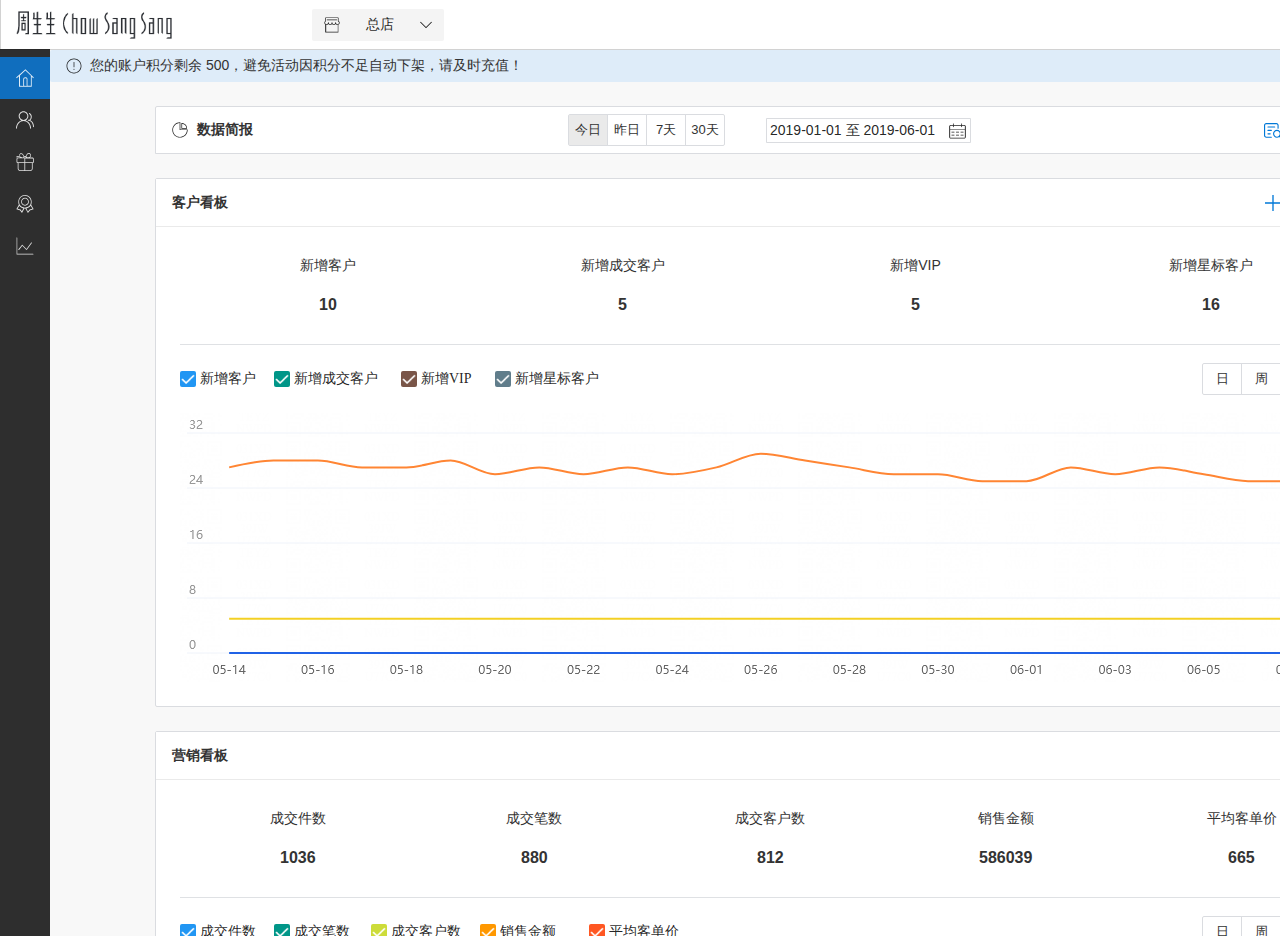
<file: resources/reload.html>
﻿<html>
	<head>
		<title></title>
	</head>
	<body>
	
	<script language="javascript">
	function getUrl() {
      var query = window.location.hash.substring(1);
      var vars = query.split("&&&");
      for (var i=0;i<vars.length;i++) {
        var url = vars[i];
        return decodeURI(url).replace("html%23","html#");
      } 
    }

    var rel = '../';
    var url = getUrl();
    if (url.indexOf(":") > 0 && url.indexOf(":") < 10) rel = '';
	self.location.href = rel + url;
	</script>
	
	</body>
</html>
</file>
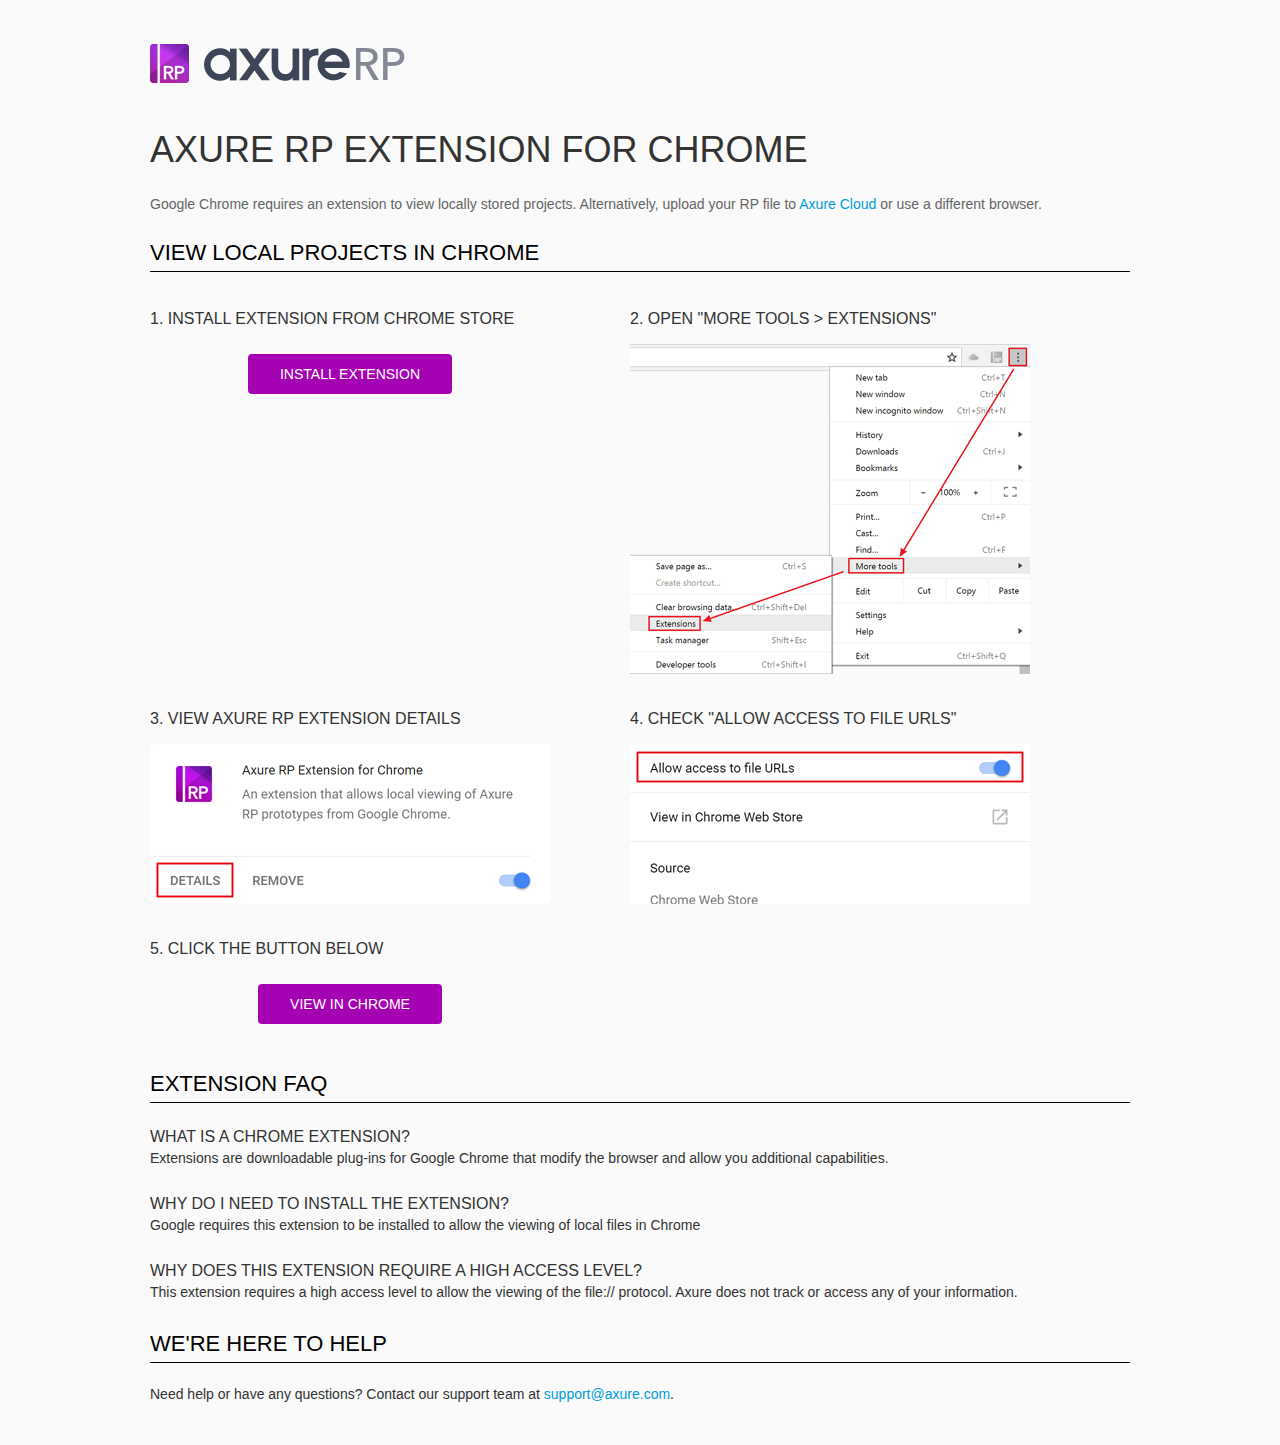
<file: resources/chrome/chrome.html>
<html>
<head>
    <title>Install the Axure RP Chrome Extension</title>
    <style type="text/css">
        *
        {
            font-family: NunitoSans, Helvetica, Arial, sans-serif;
        }
        body
        {
            text-align: center;
            background-color: #fafafa;
        }
        p
        {
            font-size: 14px;
            line-height: 18px;
            color: #333333;
        }
        div.container
        {
            width: 980px;
            margin-left: auto;
            margin-right: auto;
            text-align: left;
        }
        a
        {
            text-decoration: none;
            color: #009dda;
        }
        .button
        {
            background: #A502B3;
            font: normal 16px Arial, sans-serif;
            color: #FFFFFF;
            padding: 10px 30px 10px 30px;
            border: 2px solid #A502B3;
            display: inline-block;
            margin-top: 10px;
            text-transform: uppercase;
            font-size: 14px;
	    border-radius: 4px;
        }
        a:hover.button
        {
            border: 2px solid #A502B3;
	    color: #A502B3;
	    background-color: #FFFFFF;
        }
        div.left
        {
            width: 400px;
            float: left;
            margin-right: 80px;
        }
        div.right
        {
            width: 400px;
            float: left;
        }
        div.buttonContainer
        {
            text-align: center;
        }
        h1
        {
            font-size: 36px;
            color: #333333;
            line-height: 50px;
            margin-bottom: 20px;
            font-weight: normal;
        }
        h2
        {
            font-size: 24px;
            font-weight: normal;
            color: #08639C;
            text-align: center;
        }
        h3
        {
            font-size: 16px;
            color: #333333;
            font-weight: normal;
	    text-transform: uppercase;
        }
        .heading
        {
            border-bottom: 1px solid black;
	    height: 36px;
            line-height: 36px;
            font-size: 22px;
            color: #000000;

        }
        span.faq
        {
            font-size: 16px;
	    line-height: 24px;
            font-weight: normal;
	    text-transform: uppercase;
            color: #333333;
            display: block;
        }
    </style>
</head>
<body>
    <div class="container">
        <br />
        <br />
        <img src="axure_logo.png" alt="axure" />
        <br />
	<br />
        <h1>
            AXURE RP EXTENSION FOR CHROME</h1>
        <p style="font-size: 14px; color: #666666; margin-top: 10px;">
            Google Chrome requires an extension to view locally stored projects. Alternatively,
            upload your RP file to <a href="https://share.axure.com">Axure Cloud</a> or use a different
            browser.</p>
        <h3 class="heading">
            VIEW LOCAL PROJECTS IN CHROME</h3>
        <div class="left">
            <h3>
                1. Install Extension from Chrome Store</h3>
            <div class="buttonContainer">
                <a class="button" href="https://chrome.google.com/webstore/detail/dogkpdfcklifaemcdfbildhcofnopogp"
                    target="_blank">Install Extension</a>
            </div>
        </div>
        <div class="right">
            <h3>
                2. Open "More Tools > Extensions"</h3>
            <img src="extensions.png" alt="extensions"/>
        </div>
        <div style="clear: both; height: 20px;">
            &nbsp;</div>
       <div class="left">
            <h3>
                3. View Axure RP Extension Details</h3>
            <img src="details.png" alt="extension details"/>
            </div>
	<div class="right">
            <h3>
                4. Check "Allow access to file URLs"</h3>
            <img src="allow-access.png" alt="allow access"/>
        </div>
   <div style="clear: both; height: 20px;">
            &nbsp;</div>
        <div class="left">
            <h3>
                5. Click the button below</h3>
            <div class="buttonContainer">
                <a class="button" href="../../start.html">View in Chrome</a>
            </div>
        </div>
        <div style="clear: both; height: 20px;">
        </div>
        <h3 class="heading">
            EXTENSION FAQ</h3>
        <p>
            <span class="faq">What is a Chrome Extension?</span> Extensions are downloadable
            plug-ins for Google Chrome that modify the browser
            and allow you additional capabilities.
        </p>
        <p style="margin-top: 25px;">
            <span class="faq">Why do I need to install the extension?</span> Google requires
            this extension to be installed to allow the viewing of local files in
            Chrome
        </p>
        <p style="margin-top: 25px; margin-bottom: 25px;">
            <span class="faq">Why does this extension require a high access level?</span> This
            extension requires a high access level to allow the viewing of the file://
            protocol. Axure does not track or access any of your information.
        </p>
        <h3 class="heading">
           WE'RE HERE TO HELP</h3>
        <p>
            Need help or have any questions? Contact our support team at <a href="mailto:support@axure.com">
                support@axure.com</a>.
        </p>
        <div style="clear: both; height: 20px;">
        </div>
    </div>
</body>
</html>
</file>
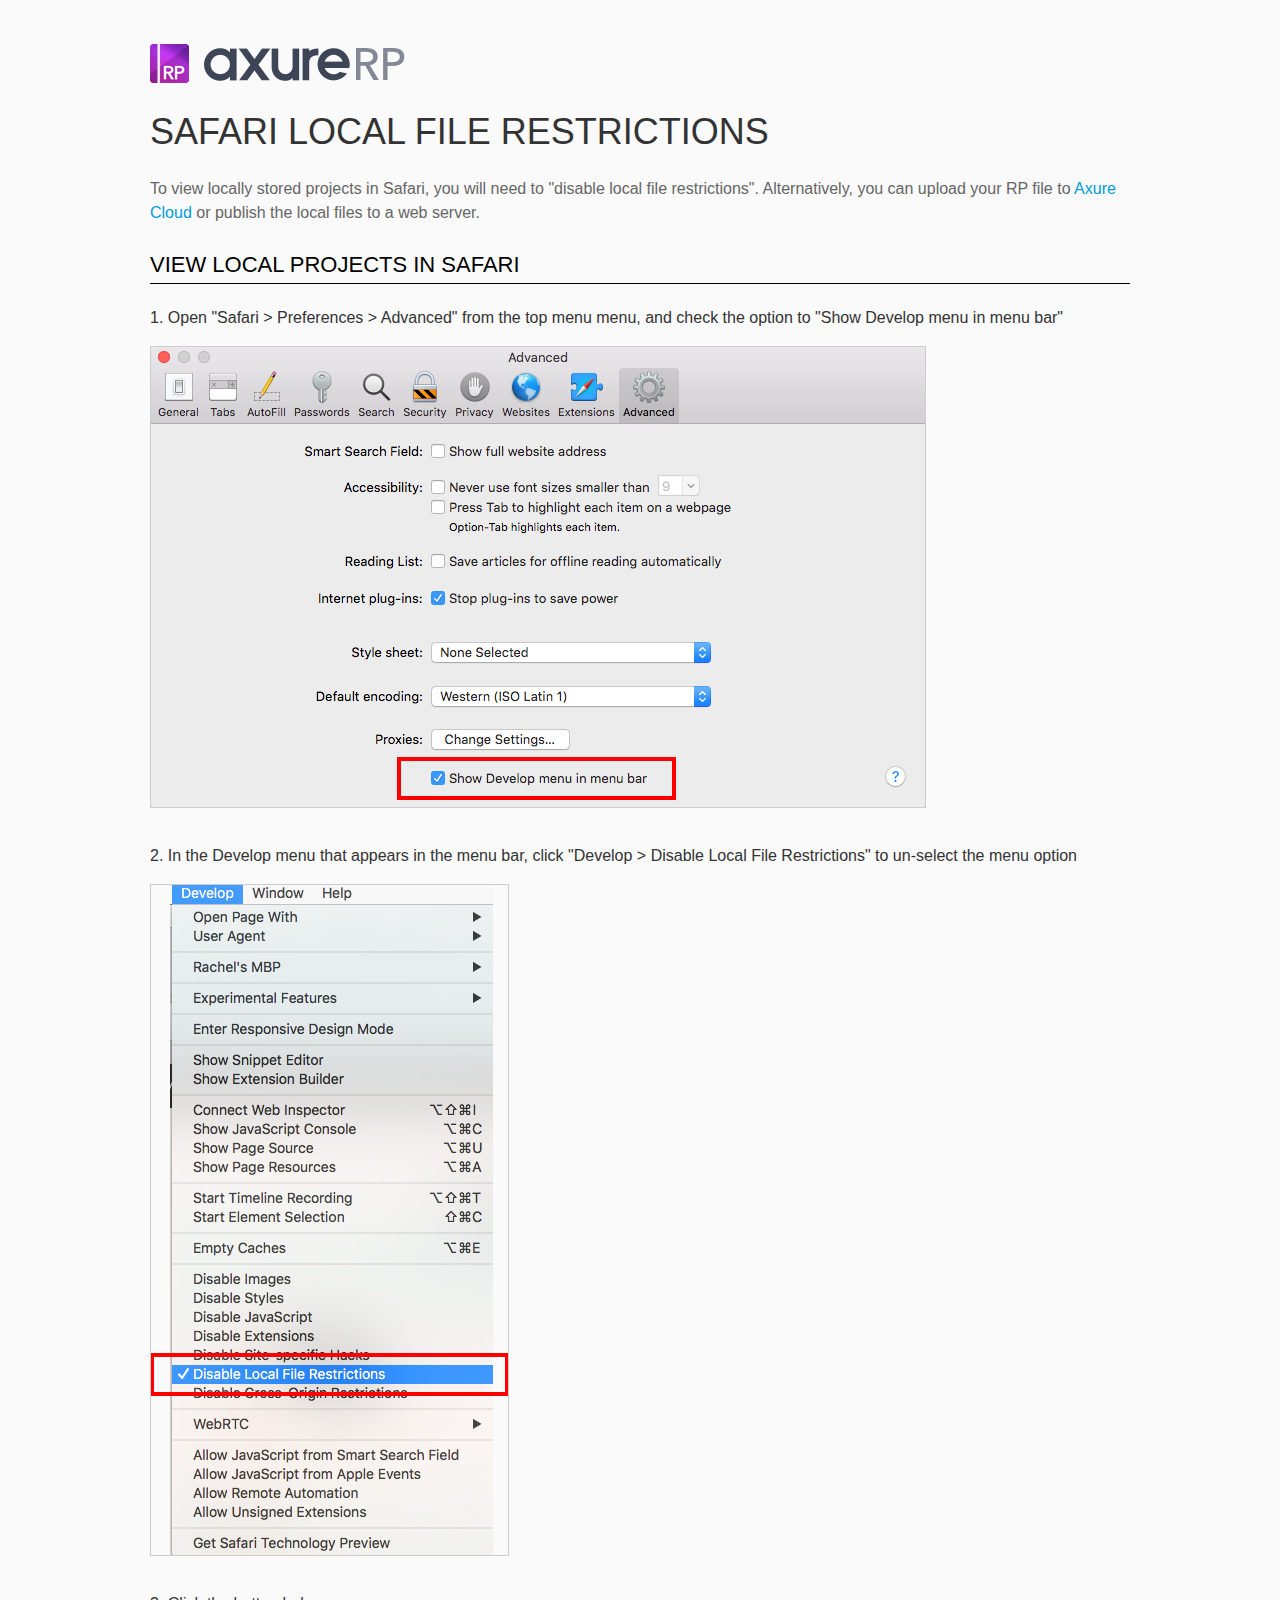
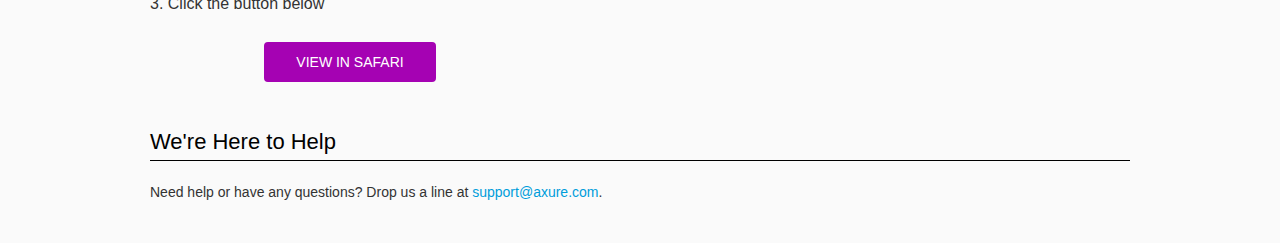
<file: resources/chrome/safari.html>
<html>
<head>
    <title>Axure RP - Safari Local File Restrictions</title>
    <style type="text/css">
        *
        {
            font-family: Helvetica, Arial, sans-serif;
        }
        body
        {
            text-align: center;
            background-color: #fafafa;
        }
        p
        {
            font-size: 14px;
            line-height: 18px;
            color: #333333;
        }
        div.container
        {
            width: 980px;
            margin-left: auto;
            margin-right: auto;
            text-align: left;
        }
        a
        {
            text-decoration: none;
            color: #009dda;
        }
        .button
        {
            background: #A502B3;
            font: normal 16px Arial, sans-serif;
            color: #FFFFFF;
            padding: 10px 30px 10px 30px;
            border: 2px solid #A502B3;
            display: inline-block;
            margin-top: 10px;
            text-transform: uppercase;
            font-size: 14px;
	    border-radius: 4px;
        }
        a:hover.button
        {
            border: 2px solid #A502B3;
	    color: #A502B3;
	    background-color: #FFFFFF;
        }
        div.left
        {
            width: 400px;
            float: left;
            margin-right: 80px;
        }
        div.right
        {
            width: 400px;
            float: left;
        }
        div.buttonContainer
        {
            text-align: center;
        }
        h1
        {
            font-size: 36px;
            color: #333333;
            line-height: 50px;
            margin-bottom: 20px;
            font-weight: normal;
        }
        h2
        {
            font-size: 24px;
            font-weight: normal;
            color: #08639C;
            text-align: center;
        }
        h3
        {
            font-size: 16px;
            line-height: 24px;
            color: #333333;
            font-weight: normal;
        }
        .heading
        {
            border-bottom: 1px solid black;
	    height: 36px;
            line-height: 36px;
            font-size: 22px;
            color: #000000;
        }
        span.faq
        {
            font-size: 16px;
            font-weight: normal;
	    text-transform: uppercase;
            color: #333333;
            display: block;
        }
    </style>
</head>
<body>
    <div class="container">
        <br />
        <br />
        <img src="axure_logo.png" alt="axure" />
        <br />
        <h1>
            SAFARI LOCAL FILE RESTRICTIONS</h1>
        <p style="font-size: 16px; line-height: 24px; color: #666666; margin-top: 10px;">
            To view locally stored projects in Safari, you will need to "disable local file restrictions". Alternatively,
            you can upload your RP file to <a href="https://share.axure.com">Axure Cloud</a> or publish the local files to a web server.</p>
        <h3 class="heading">
            VIEW LOCAL PROJECTS IN SAFARI</h3>
        <div class="">
            <h3>
                1. Open "Safari > Preferences > Advanced" from the top menu menu, and check the option to "Show Develop menu in menu bar"</h3>
            <img src="safari_advanced.png" alt="advanced" />
        </div>
        <div style="clear: both; height: 20px;">
            &nbsp;
        </div>
        <div class="">
            <h3>
                2. In the Develop menu that appears in the menu bar, click "Develop > Disable Local File Restrictions" to un-select the menu option</h3>
            <img src="safari_restrictions.png" alt="extensions" />
        </div>
        <div style="clear: both; height: 20px;">
            &nbsp;</div>
        <div class="left">
            <h3>
                3. Click the button below
            </h3>
            <div class="buttonContainer">
                <a class="button" href="../../start.html">View in Safari</a>
            </div>
        </div>
        <div style="clear: both; height: 20px;">
        </div>
        <h3 class="heading">
            We're Here to Help</h3>
        <p>
            Need help or have any questions? Drop us a line at <a href="mailto:support@axure.com">
                support@axure.com</a>.
        </p>
        <div style="clear: both; height: 20px;">
        </div>
    </div>
</body>
</html>
</file>
